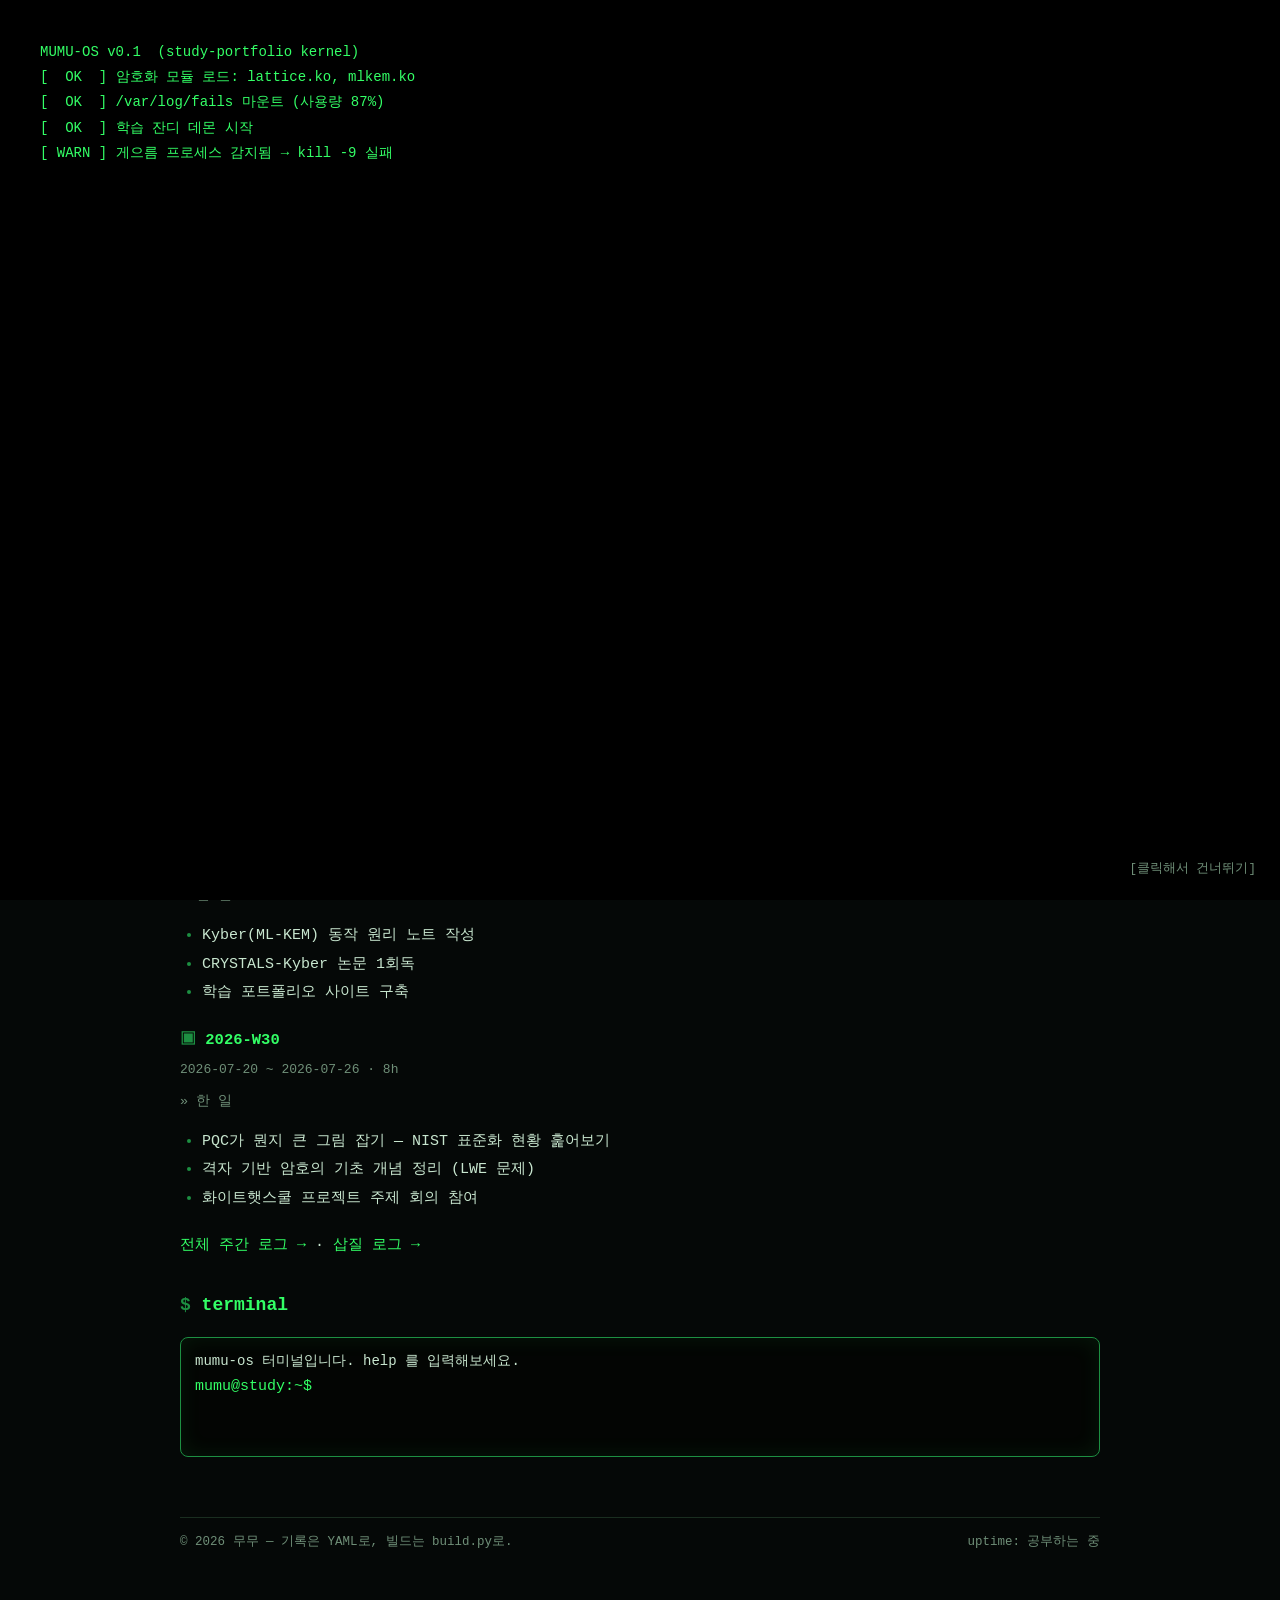
<file: docs/index.html>
<!DOCTYPE html>
<html lang="ko">
<head>
<meta charset="utf-8">
<meta name="viewport" content="width=device-width, initial-scale=1">
<title>~/ — 무무 study log</title>
<link rel="stylesheet" href="assets/style.css?v=842d469a">
</head>
<body>
<div id="boot"></div>
<div class="wrap">
<div class="titlebar">
  <span class="dot dot-r"></span><span class="dot dot-y"></span><span class="dot dot-g"></span>
  <span class="session">mumu@study: ~/</span>
</div>
<nav class="mainnav">
<a href="index.html" class="active">~/</a>
<a href="skills.html">skill-tree</a>
<a href="wiki/index.html">wiki/</a>
<a href="timeline.html">timeline</a>
<a href="logs.html">weekly.log</a>
<a href="fails.html">/var/log/fails</a>
<a href="me.html">~/.config/me</a>
<a href="about.html">whoami</a>
</nav>

<pre class="ascii"> __  __ _   _ __  __ _   _
|  \/  | | | |  \/  | | | |
| |\/| | | | | |\/| | | | |
| |  | | |_| | |  | | |_| |
|_|  |_|\___/|_|  |_|\___/  ── study log</pre>
<p class="subtitle">무의 학습 관제 센터 — 공부한 모든 것이 여기 기록됩니다.</p>

<div class="stats"><div class="stat"><div class="num">2</div><div class="lab">주간 로그</div></div><div class="stat"><div class="num">14</div><div class="lab">기록된 시간(h)</div></div><div class="stat"><div class="num">3</div><div class="lab">위키 노트</div></div><div class="stat"><div class="num">1</div><div class="lab">읽은 논문</div></div><div class="stat"><div class="num">1</div><div class="lab">삽질 기록</div></div></div>

<div class="panel"><p class="panel-title">학습 잔디</p><div class="heatmap"><div class="hm-cell" data-lv="0" data-tip="2026-W11: 기록 없음"></div><div class="hm-cell" data-lv="0" data-tip="2026-W12: 기록 없음"></div><div class="hm-cell" data-lv="0" data-tip="2026-W13: 기록 없음"></div><div class="hm-cell" data-lv="0" data-tip="2026-W14: 기록 없음"></div><div class="hm-cell" data-lv="0" data-tip="2026-W15: 기록 없음"></div><div class="hm-cell" data-lv="0" data-tip="2026-W16: 기록 없음"></div><div class="hm-cell" data-lv="0" data-tip="2026-W17: 기록 없음"></div><div class="hm-cell" data-lv="0" data-tip="2026-W18: 기록 없음"></div><div class="hm-cell" data-lv="0" data-tip="2026-W19: 기록 없음"></div><div class="hm-cell" data-lv="0" data-tip="2026-W20: 기록 없음"></div><div class="hm-cell" data-lv="0" data-tip="2026-W21: 기록 없음"></div><div class="hm-cell" data-lv="0" data-tip="2026-W22: 기록 없음"></div><div class="hm-cell" data-lv="0" data-tip="2026-W23: 기록 없음"></div><div class="hm-cell" data-lv="0" data-tip="2026-W24: 기록 없음"></div><div class="hm-cell" data-lv="0" data-tip="2026-W25: 기록 없음"></div><div class="hm-cell" data-lv="0" data-tip="2026-W26: 기록 없음"></div><div class="hm-cell" data-lv="0" data-tip="2026-W27: 기록 없음"></div><div class="hm-cell" data-lv="0" data-tip="2026-W28: 기록 없음"></div><div class="hm-cell" data-lv="0" data-tip="2026-W29: 기록 없음"></div><div class="hm-cell" data-lv="3" data-tip="2026-W30: 8h"></div><div class="hm-cell" data-lv="2" data-tip="2026-W31: 6h"></div><div class="hm-cell" data-lv="0" data-tip="2026-W32: 기록 없음"></div><div class="hm-cell" data-lv="0" data-tip="2026-W33: 기록 없음"></div><div class="hm-cell" data-lv="0" data-tip="2026-W34: 기록 없음"></div><div class="hm-cell" data-lv="0" data-tip="2026-W35: 기록 없음"></div><div class="hm-cell" data-lv="0" data-tip="2026-W36: 기록 없음"></div></div><div class="hm-legend">최근 26주 · 어두움=기록 없음 → 밝은 초록=8시간 이상 (잔디가 휑하다면, 그것도 데이터입니다)</div></div>

<div class="grid2">
  <div class="panel"><p class="panel-title">스킬 트리 진행률</p><div class="sk-progress"><span class="bar"></span><span class="bar-empty">░░░░░░░░░░</span> Cryptography — 0/7 해금</div><div class="sk-progress"><span class="bar"></span><span class="bar-empty">░░░░░░░░░░</span> Tools — 0/1 해금</div>
    <p><a href="skills.html">전체 트리 보기 →</a></p></div>
  <div class="panel"><p class="panel-title">진행 중인 프로젝트</p>
    <ul class="loglist"><li><span class="date">2026-07 ~ 진행 중</span>화이트햇스쿨 3기 프로젝트 (주제 확정 전) <span class="t-tag">active</span></li><li><span class="date">2026-07-29</span>study-portfolio (이 사이트) <span class="t-tag">active</span></li></ul>
    <p><a href="timeline.html">타임라인 보기 →</a></p></div>
</div>

<h2>최근 로그</h2>
<div class="week-entry"><h3>2026-W31</h3><div class="week-meta">2026-07-27 ~ 2026-08-02 · 6h</div><h4>한 일</h4><ul><li>Kyber(ML-KEM) 동작 원리 노트 작성</li><li>CRYSTALS-Kyber 논문 1회독</li><li>학습 포트폴리오 사이트 구축</li></ul></div><div class="week-entry"><h3>2026-W30</h3><div class="week-meta">2026-07-20 ~ 2026-07-26 · 8h</div><h4>한 일</h4><ul><li>PQC가 뭔지 큰 그림 잡기 — NIST 표준화 현황 훑어보기</li><li>격자 기반 암호의 기초 개념 정리 (LWE 문제)</li><li>화이트햇스쿨 프로젝트 주제 회의 참여</li></ul></div>
<p><a href="logs.html">전체 주간 로그 →</a> · <a href="fails.html">삽질 로그 →</a></p>

<h2>terminal</h2>
<div class="term">
  <pre class="term-out" id="term-out"></pre>
  <form class="term-line" id="term-form"><span class="ps1">mumu@study:~$</span>
    <input class="term-input" id="term-in" autocomplete="off" spellcheck="false" aria-label="terminal input"></form>
</div>

<footer>
  <span>© 2026 무무 — 기록은 YAML로, 빌드는 build.py로.</span>
  <span>uptime: 공부하는 중</span>
</footer>
</div>
<!-- 뭔가 숨겨져 있습니다. 메인 화면의 터미널에서 ls -la -->
<script src="assets/main.js?v=842d469a"></script>
</body>
</html>
</file>
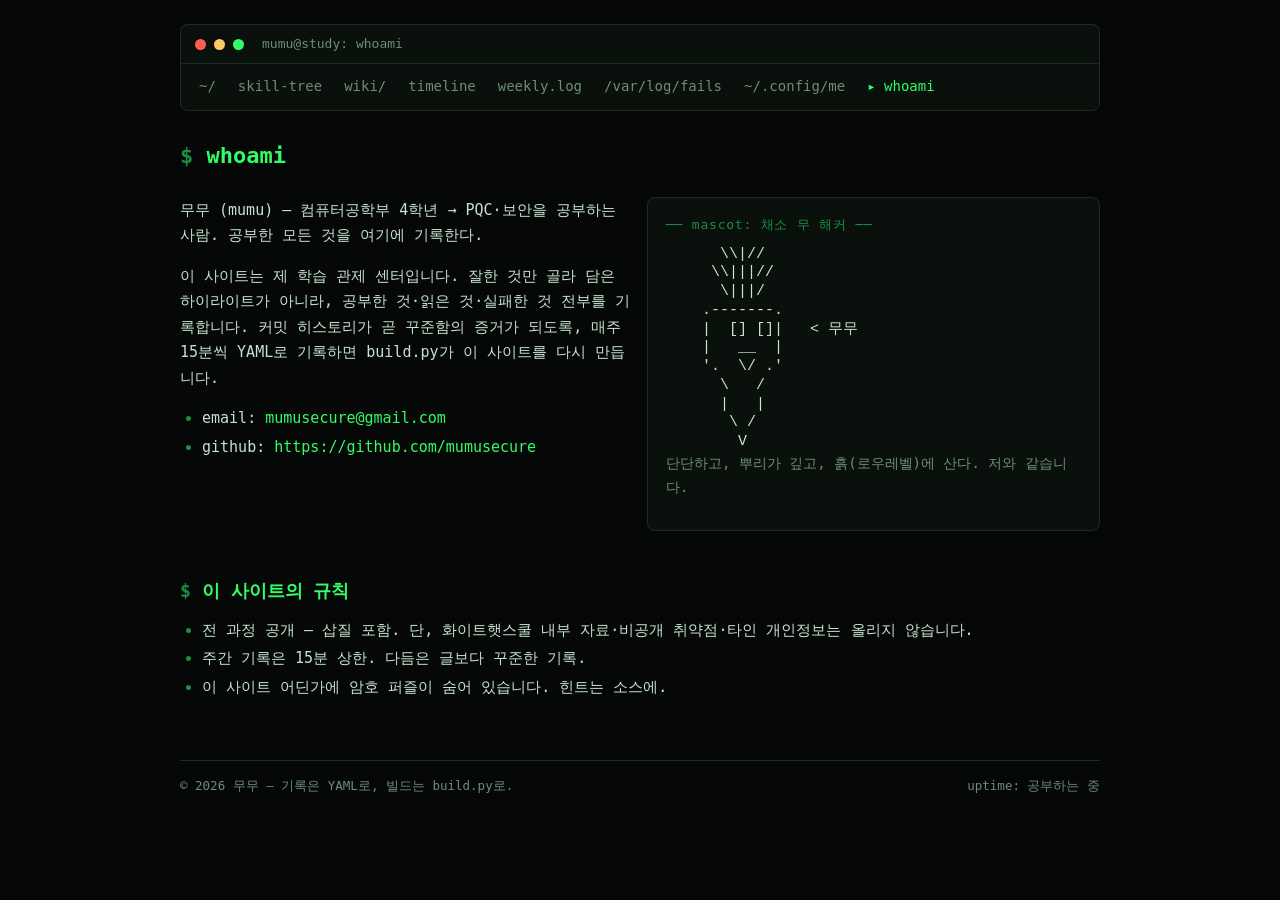
<file: docs/about.html>
<!DOCTYPE html>
<html lang="ko">
<head>
<meta charset="utf-8">
<meta name="viewport" content="width=device-width, initial-scale=1">
<title>whoami — 무무 study log</title>
<link rel="stylesheet" href="assets/style.css?v=842d469a">
</head>
<body>

<div class="wrap">
<div class="titlebar">
  <span class="dot dot-r"></span><span class="dot dot-y"></span><span class="dot dot-g"></span>
  <span class="session">mumu@study: whoami</span>
</div>
<nav class="mainnav">
<a href="index.html">~/</a>
<a href="skills.html">skill-tree</a>
<a href="wiki/index.html">wiki/</a>
<a href="timeline.html">timeline</a>
<a href="logs.html">weekly.log</a>
<a href="fails.html">/var/log/fails</a>
<a href="me.html">~/.config/me</a>
<a href="about.html" class="active">whoami</a>
</nav>
<h1 class="prompt">whoami</h1>
<div class="grid2">
<div>
<p>무무 (mumu) — 컴퓨터공학부 4학년 → PQC·보안을 공부하는 사람. 공부한 모든 것을 여기에 기록한다.</p>
<p>이 사이트는 제 학습 관제 센터입니다. 잘한 것만 골라 담은 하이라이트가 아니라,
공부한 것·읽은 것·실패한 것 전부를 기록합니다. 커밋 히스토리가 곧 꾸준함의 증거가
되도록, 매주 15분씩 YAML로 기록하면 <code>build.py</code>가 이 사이트를 다시 만듭니다.</p>
<ul><li>email: <a href="mailto:mumusecure@gmail.com">mumusecure@gmail.com</a></li><li>github: <a href="https://github.com/mumusecure">https://github.com/mumusecure</a></li></ul>
</div>
<div class="panel"><p class="panel-title">mascot: 채소 무 해커</p>
<pre class="ascii mascot">      \\|//
     \\|||//
      \|||/
    .-------.
    |  [] []|   &lt; 무무
    |   __  |
    '.  \/ .'
      \   /
      |   |
       \ /
        V</pre>
<p class="subtitle">단단하고, 뿌리가 깊고, 흙(로우레벨)에 산다. 저와 같습니다.</p>
</div>
</div>
<h2>이 사이트의 규칙</h2>
<ul>
<li>전 과정 공개 — 삽질 포함. 단, 화이트햇스쿨 내부 자료·비공개 취약점·타인 개인정보는 올리지 않습니다.</li>
<li>주간 기록은 15분 상한. 다듬은 글보다 꾸준한 기록.</li>
<li>이 사이트 어딘가에 암호 퍼즐이 숨어 있습니다. 힌트는 소스에.</li>
</ul>
<footer>
  <span>© 2026 무무 — 기록은 YAML로, 빌드는 build.py로.</span>
  <span>uptime: 공부하는 중</span>
</footer>
</div>
<!-- 뭔가 숨겨져 있습니다. 메인 화면의 터미널에서 ls -la -->
<script src="assets/main.js?v=842d469a"></script>
</body>
</html>
</file>
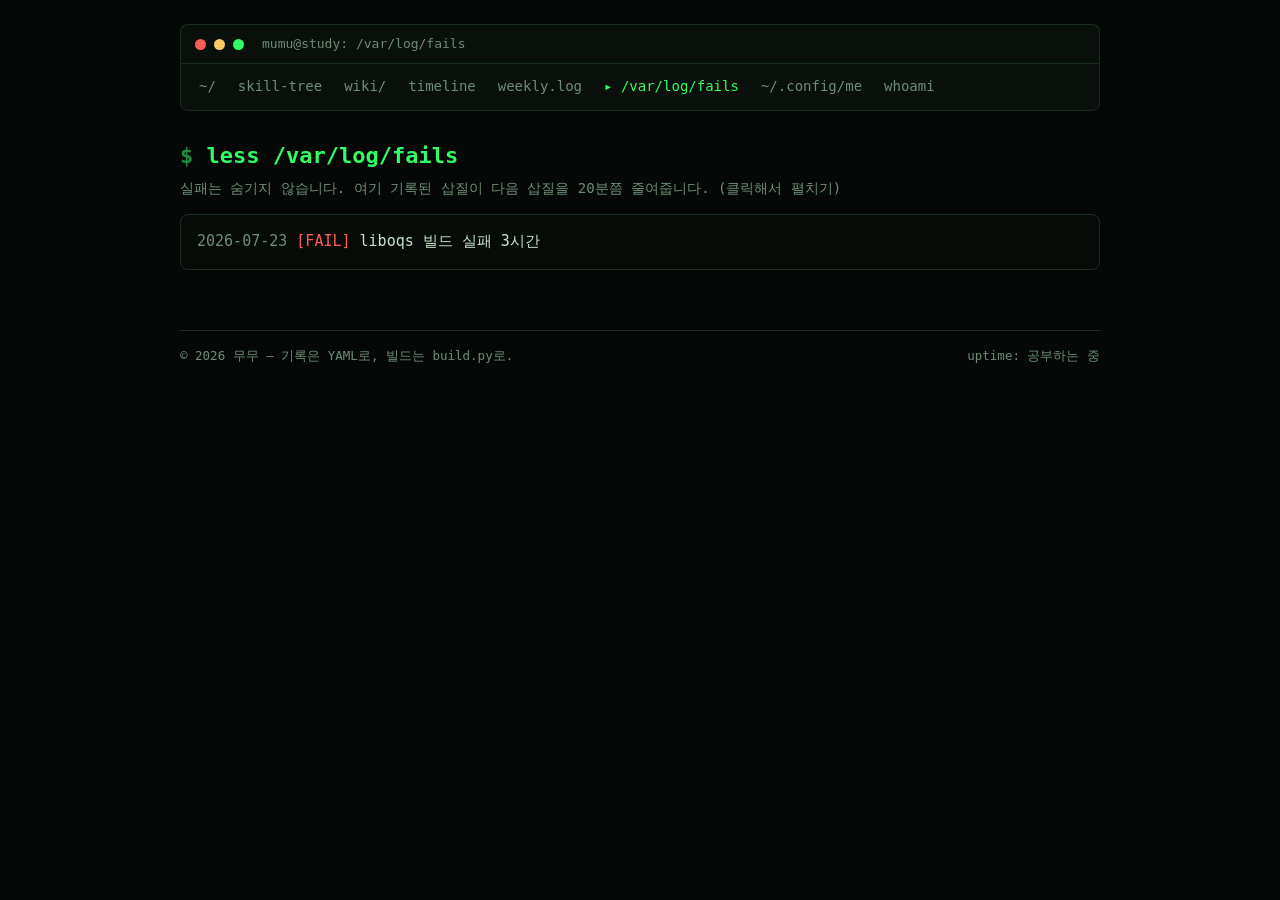
<file: docs/fails.html>
<!DOCTYPE html>
<html lang="ko">
<head>
<meta charset="utf-8">
<meta name="viewport" content="width=device-width, initial-scale=1">
<title>/var/log/fails — 무무 study log</title>
<link rel="stylesheet" href="assets/style.css?v=842d469a">
</head>
<body>

<div class="wrap">
<div class="titlebar">
  <span class="dot dot-r"></span><span class="dot dot-y"></span><span class="dot dot-g"></span>
  <span class="session">mumu@study: /var/log/fails</span>
</div>
<nav class="mainnav">
<a href="index.html">~/</a>
<a href="skills.html">skill-tree</a>
<a href="wiki/index.html">wiki/</a>
<a href="timeline.html">timeline</a>
<a href="logs.html">weekly.log</a>
<a href="fails.html" class="active">/var/log/fails</a>
<a href="me.html">~/.config/me</a>
<a href="about.html">whoami</a>
</nav>
<h1 class="prompt">less /var/log/fails</h1>
<p class="subtitle">실패는 숨기지 않습니다. 여기 기록된 삽질이 다음 삽질을 20분쯤 줄여줍니다. (클릭해서 펼치기)</p>
<div class="faillog"><details>
<summary><span class="ts">2026-07-23</span> <span class="lv">[FAIL]</span> liboqs 빌드 실패 3시간</summary>
<div class="body">
<p><b>시도:</b> PQC 알고리즘을 직접 돌려보려고 liboqs를 소스에서 빌드. cmake 옵션을 문서 안 읽고 복붙으로 때려넣음.
</p>
<p><b>원인:</b> OpenSSL 경로가 시스템 기본과 homebrew 것이 섞여서 링커가 서로 다른 버전을 집어감. 에러 메시지를 처음부터 읽었으면 10분짜리 문제였다.
</p>
<p><b>배운 것:</b> 빌드 에러는 첫 번째 에러부터 읽는다. 마지막 에러는 대부분 첫 에러의 연쇄 반응일 뿐이다. 그리고 cmake 옵션 복붙 전에 문서를 읽자.
</p>
</div>
</details></div>
<footer>
  <span>© 2026 무무 — 기록은 YAML로, 빌드는 build.py로.</span>
  <span>uptime: 공부하는 중</span>
</footer>
</div>
<!-- 뭔가 숨겨져 있습니다. 메인 화면의 터미널에서 ls -la -->
<script src="assets/main.js?v=842d469a"></script>
</body>
</html>
</file>
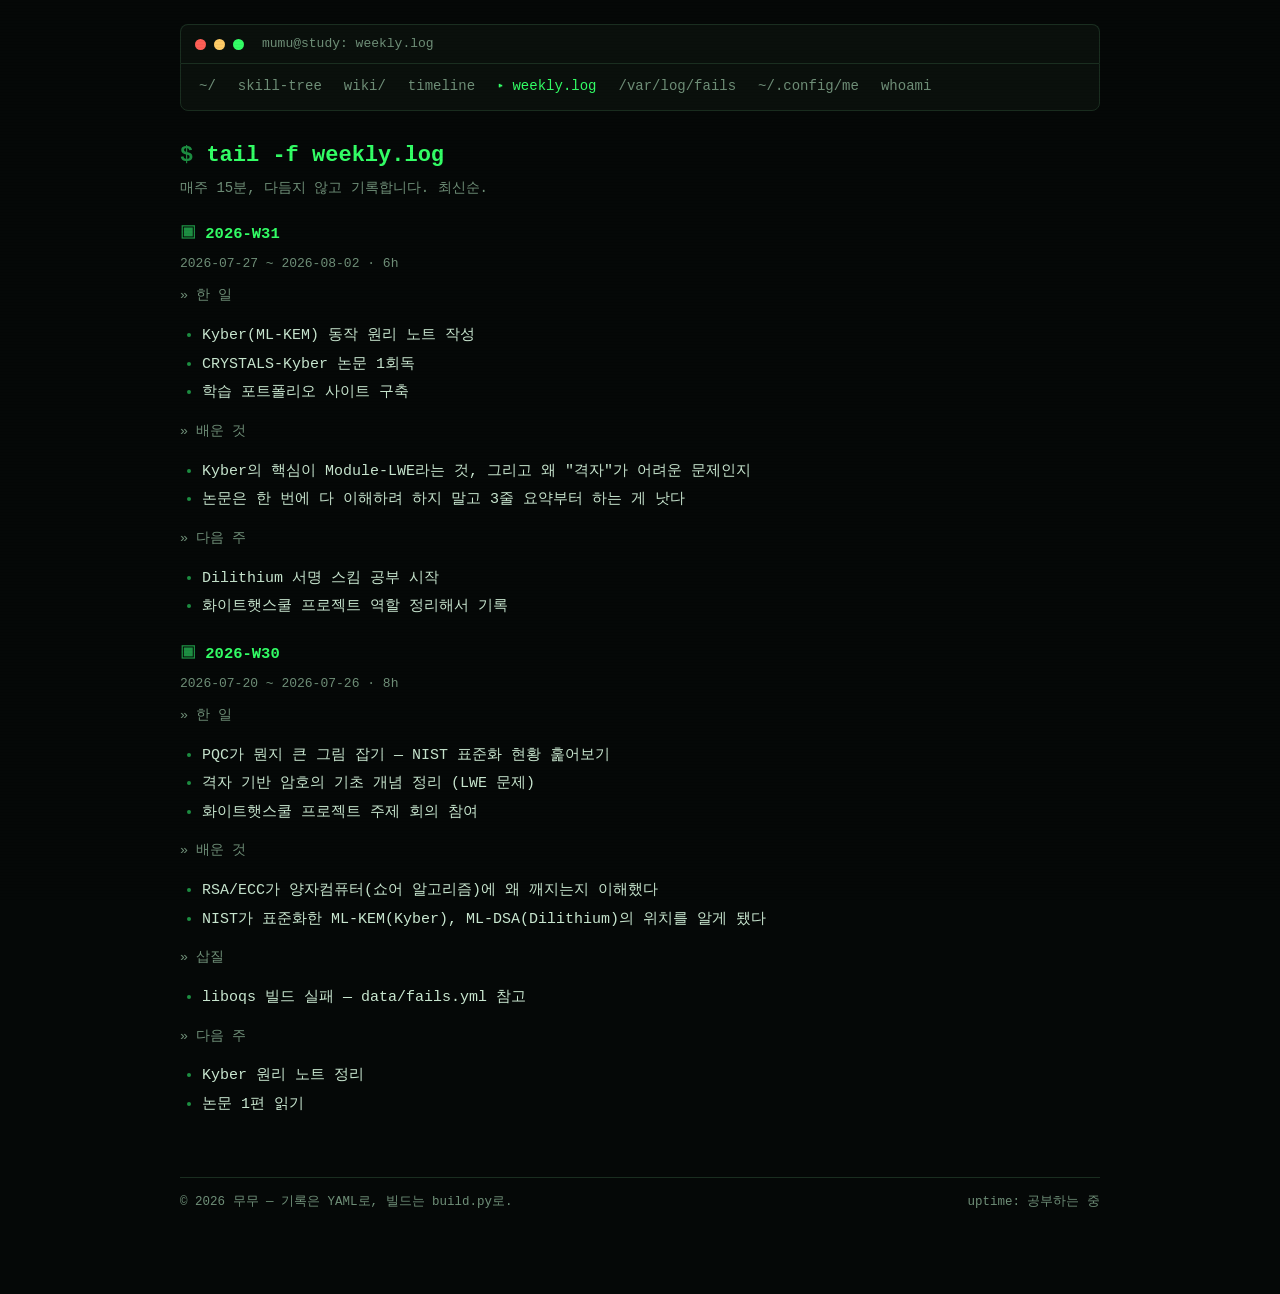
<file: docs/logs.html>
<!DOCTYPE html>
<html lang="ko">
<head>
<meta charset="utf-8">
<meta name="viewport" content="width=device-width, initial-scale=1">
<title>weekly.log — 무무 study log</title>
<link rel="stylesheet" href="assets/style.css?v=842d469a">
</head>
<body>

<div class="wrap">
<div class="titlebar">
  <span class="dot dot-r"></span><span class="dot dot-y"></span><span class="dot dot-g"></span>
  <span class="session">mumu@study: weekly.log</span>
</div>
<nav class="mainnav">
<a href="index.html">~/</a>
<a href="skills.html">skill-tree</a>
<a href="wiki/index.html">wiki/</a>
<a href="timeline.html">timeline</a>
<a href="logs.html" class="active">weekly.log</a>
<a href="fails.html">/var/log/fails</a>
<a href="me.html">~/.config/me</a>
<a href="about.html">whoami</a>
</nav>
<h1 class="prompt">tail -f weekly.log</h1>
<p class="subtitle">매주 15분, 다듬지 않고 기록합니다. 최신순.</p>
<div class="week-entry"><h3>2026-W31</h3><div class="week-meta">2026-07-27 ~ 2026-08-02 · 6h</div><h4>한 일</h4><ul><li>Kyber(ML-KEM) 동작 원리 노트 작성</li><li>CRYSTALS-Kyber 논문 1회독</li><li>학습 포트폴리오 사이트 구축</li></ul><h4>배운 것</h4><ul><li>Kyber의 핵심이 Module-LWE라는 것, 그리고 왜 "격자"가 어려운 문제인지</li><li>논문은 한 번에 다 이해하려 하지 말고 3줄 요약부터 하는 게 낫다</li></ul><h4>다음 주</h4><ul><li>Dilithium 서명 스킴 공부 시작</li><li>화이트햇스쿨 프로젝트 역할 정리해서 기록</li></ul></div><div class="week-entry"><h3>2026-W30</h3><div class="week-meta">2026-07-20 ~ 2026-07-26 · 8h</div><h4>한 일</h4><ul><li>PQC가 뭔지 큰 그림 잡기 — NIST 표준화 현황 훑어보기</li><li>격자 기반 암호의 기초 개념 정리 (LWE 문제)</li><li>화이트햇스쿨 프로젝트 주제 회의 참여</li></ul><h4>배운 것</h4><ul><li>RSA/ECC가 양자컴퓨터(쇼어 알고리즘)에 왜 깨지는지 이해했다</li><li>NIST가 표준화한 ML-KEM(Kyber), ML-DSA(Dilithium)의 위치를 알게 됐다</li></ul><h4>삽질</h4><ul><li>liboqs 빌드 실패 — data/fails.yml 참고</li></ul><h4>다음 주</h4><ul><li>Kyber 원리 노트 정리</li><li>논문 1편 읽기</li></ul></div>
<footer>
  <span>© 2026 무무 — 기록은 YAML로, 빌드는 build.py로.</span>
  <span>uptime: 공부하는 중</span>
</footer>
</div>
<!-- 뭔가 숨겨져 있습니다. 메인 화면의 터미널에서 ls -la -->
<script src="assets/main.js?v=842d469a"></script>
</body>
</html>
</file>
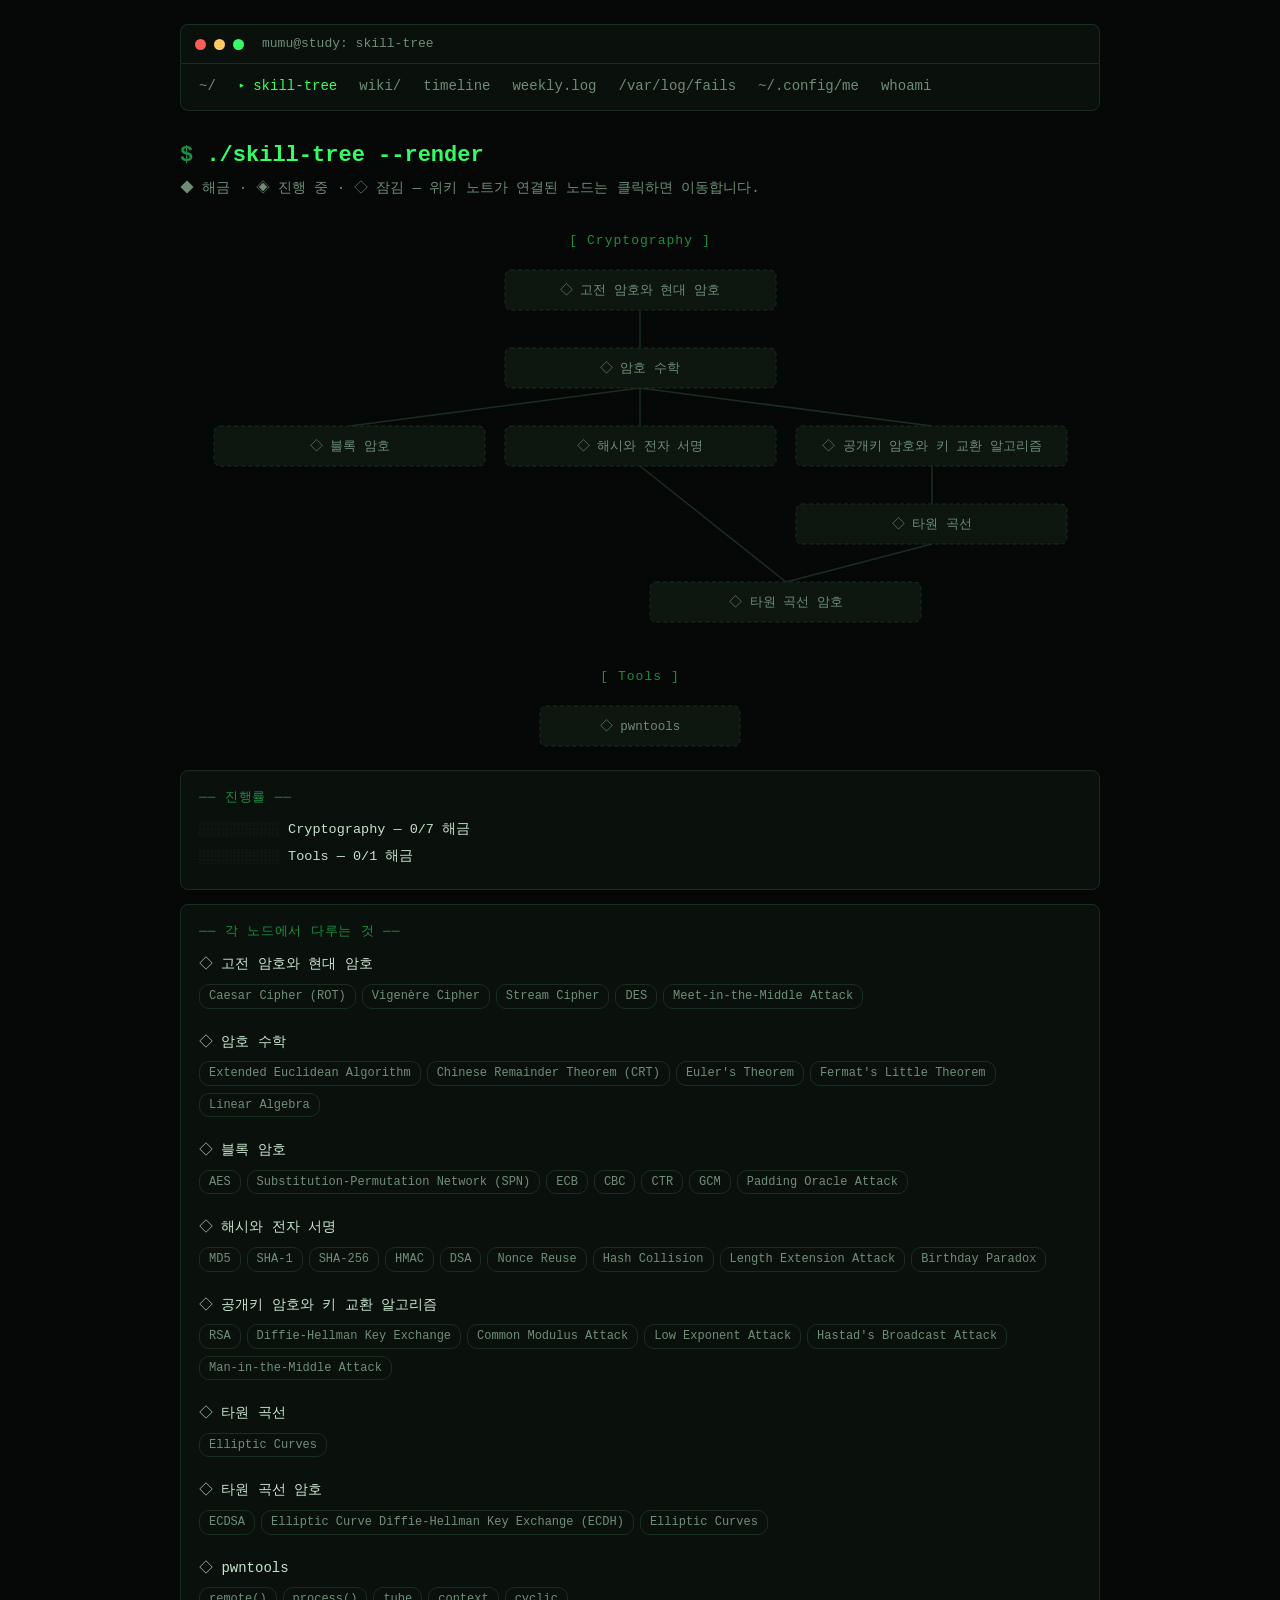
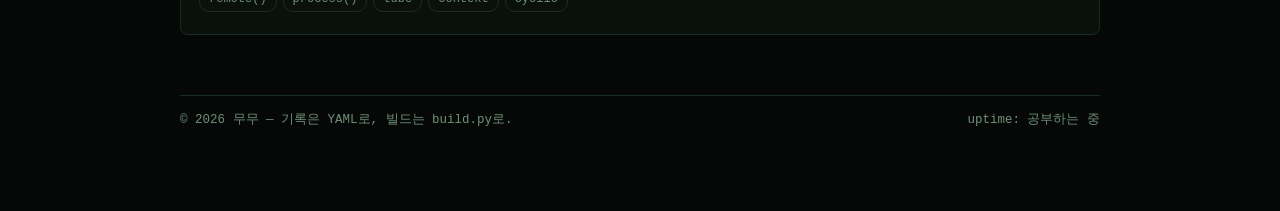
<file: docs/skills.html>
<!DOCTYPE html>
<html lang="ko">
<head>
<meta charset="utf-8">
<meta name="viewport" content="width=device-width, initial-scale=1">
<title>skill-tree — 무무 study log</title>
<link rel="stylesheet" href="assets/style.css?v=842d469a">
</head>
<body>

<div class="wrap">
<div class="titlebar">
  <span class="dot dot-r"></span><span class="dot dot-y"></span><span class="dot dot-g"></span>
  <span class="session">mumu@study: skill-tree</span>
</div>
<nav class="mainnav">
<a href="index.html">~/</a>
<a href="skills.html" class="active">skill-tree</a>
<a href="wiki/index.html">wiki/</a>
<a href="timeline.html">timeline</a>
<a href="logs.html">weekly.log</a>
<a href="fails.html">/var/log/fails</a>
<a href="me.html">~/.config/me</a>
<a href="about.html">whoami</a>
</nav>
<h1 class="prompt">./skill-tree --render</h1>
<p class="subtitle">◆ 해금 · ◈ 진행 중 · ◇ 잠김 — 위키 노트가 연결된 노드는 클릭하면 이동합니다.</p>
<div class="skilltree-svg"><svg viewBox="0 0 901 418" width="901" height="418" xmlns="http://www.w3.org/2000/svg" role="img" aria-label="Cryptography 스킬 트리"><text x="450" y="30" text-anchor="middle" class="sk-branch-label">[ Cryptography ]</text><line class="sk-edge" x1="450" y1="96" x2="450" y2="134"/><line class="sk-edge" x1="450" y1="174" x2="160" y2="212"/><line class="sk-edge" x1="450" y1="174" x2="450" y2="212"/><line class="sk-edge" x1="450" y1="174" x2="742" y2="212"/><line class="sk-edge" x1="742" y1="252" x2="742" y2="290"/><line class="sk-edge" x1="450" y1="252" x2="596" y2="368"/><line class="sk-edge" x1="742" y1="330" x2="596" y2="368"/><g class="sk-node locked"><rect x="315" y="56" width="271" height="40" rx="6"/><text x="450" y="80" text-anchor="middle">◇ 고전 암호와 현대 암호</text></g><g class="sk-node locked"><rect x="315" y="134" width="271" height="40" rx="6"/><text x="450" y="158" text-anchor="middle">◇ 암호 수학</text></g><g class="sk-node locked"><rect x="24" y="212" width="271" height="40" rx="6"/><text x="160" y="236" text-anchor="middle">◇ 블록 암호</text></g><g class="sk-node locked"><rect x="315" y="212" width="271" height="40" rx="6"/><text x="450" y="236" text-anchor="middle">◇ 해시와 전자 서명</text></g><g class="sk-node locked"><rect x="606" y="212" width="271" height="40" rx="6"/><text x="742" y="236" text-anchor="middle">◇ 공개키 암호와 키 교환 알고리즘</text></g><g class="sk-node locked"><rect x="606" y="290" width="271" height="40" rx="6"/><text x="742" y="314" text-anchor="middle">◇ 타원 곡선</text></g><g class="sk-node locked"><rect x="460" y="368" width="271" height="40" rx="6"/><text x="596" y="392" text-anchor="middle">◇ 타원 곡선 암호</text></g></svg><svg viewBox="0 0 248 106" width="248" height="106" xmlns="http://www.w3.org/2000/svg" role="img" aria-label="Tools 스킬 트리"><text x="124" y="30" text-anchor="middle" class="sk-branch-label">[ Tools ]</text><g class="sk-node locked"><rect x="24" y="56" width="200" height="40" rx="6"/><text x="124" y="80" text-anchor="middle">◇ pwntools</text></g></svg></div>
<div class="panel"><p class="panel-title">진행률</p><div class="sk-progress"><span class="bar"></span><span class="bar-empty">░░░░░░░░░░</span> Cryptography — 0/7 해금</div><div class="sk-progress"><span class="bar"></span><span class="bar-empty">░░░░░░░░░░</span> Tools — 0/1 해금</div></div>
<div class="panel"><p class="panel-title">각 노드에서 다루는 것</p><div class="sk-topics"><div class="sk-topics-head">◇ 고전 암호와 현대 암호</div><span class="tagchip">Caesar Cipher (ROT)</span><span class="tagchip">Vigenère Cipher</span><span class="tagchip">Stream Cipher</span><span class="tagchip">DES</span><span class="tagchip">Meet-in-the-Middle Attack</span></div><div class="sk-topics"><div class="sk-topics-head">◇ 암호 수학</div><span class="tagchip">Extended Euclidean Algorithm</span><span class="tagchip">Chinese Remainder Theorem (CRT)</span><span class="tagchip">Euler's Theorem</span><span class="tagchip">Fermat's Little Theorem</span><span class="tagchip">Linear Algebra</span></div><div class="sk-topics"><div class="sk-topics-head">◇ 블록 암호</div><span class="tagchip">AES</span><span class="tagchip">Substitution-Permutation Network (SPN)</span><span class="tagchip">ECB</span><span class="tagchip">CBC</span><span class="tagchip">CTR</span><span class="tagchip">GCM</span><span class="tagchip">Padding Oracle Attack</span></div><div class="sk-topics"><div class="sk-topics-head">◇ 해시와 전자 서명</div><span class="tagchip">MD5</span><span class="tagchip">SHA-1</span><span class="tagchip">SHA-256</span><span class="tagchip">HMAC</span><span class="tagchip">DSA</span><span class="tagchip">Nonce Reuse</span><span class="tagchip">Hash Collision</span><span class="tagchip">Length Extension Attack</span><span class="tagchip">Birthday Paradox</span></div><div class="sk-topics"><div class="sk-topics-head">◇ 공개키 암호와 키 교환 알고리즘</div><span class="tagchip">RSA</span><span class="tagchip">Diffie-Hellman Key Exchange</span><span class="tagchip">Common Modulus Attack</span><span class="tagchip">Low Exponent Attack</span><span class="tagchip">Hastad's Broadcast Attack</span><span class="tagchip">Man-in-the-Middle Attack</span></div><div class="sk-topics"><div class="sk-topics-head">◇ 타원 곡선</div><span class="tagchip">Elliptic Curves</span></div><div class="sk-topics"><div class="sk-topics-head">◇ 타원 곡선 암호</div><span class="tagchip">ECDSA</span><span class="tagchip">Elliptic Curve Diffie-Hellman Key Exchange (ECDH)</span><span class="tagchip">Elliptic Curves</span></div><div class="sk-topics"><div class="sk-topics-head">◇ pwntools</div><span class="tagchip">remote()</span><span class="tagchip">process()</span><span class="tagchip">tube</span><span class="tagchip">context</span><span class="tagchip">cyclic</span></div></div>
<footer>
  <span>© 2026 무무 — 기록은 YAML로, 빌드는 build.py로.</span>
  <span>uptime: 공부하는 중</span>
</footer>
</div>
<!-- 뭔가 숨겨져 있습니다. 메인 화면의 터미널에서 ls -la -->
<script src="assets/main.js?v=842d469a"></script>
</body>
</html>
</file>
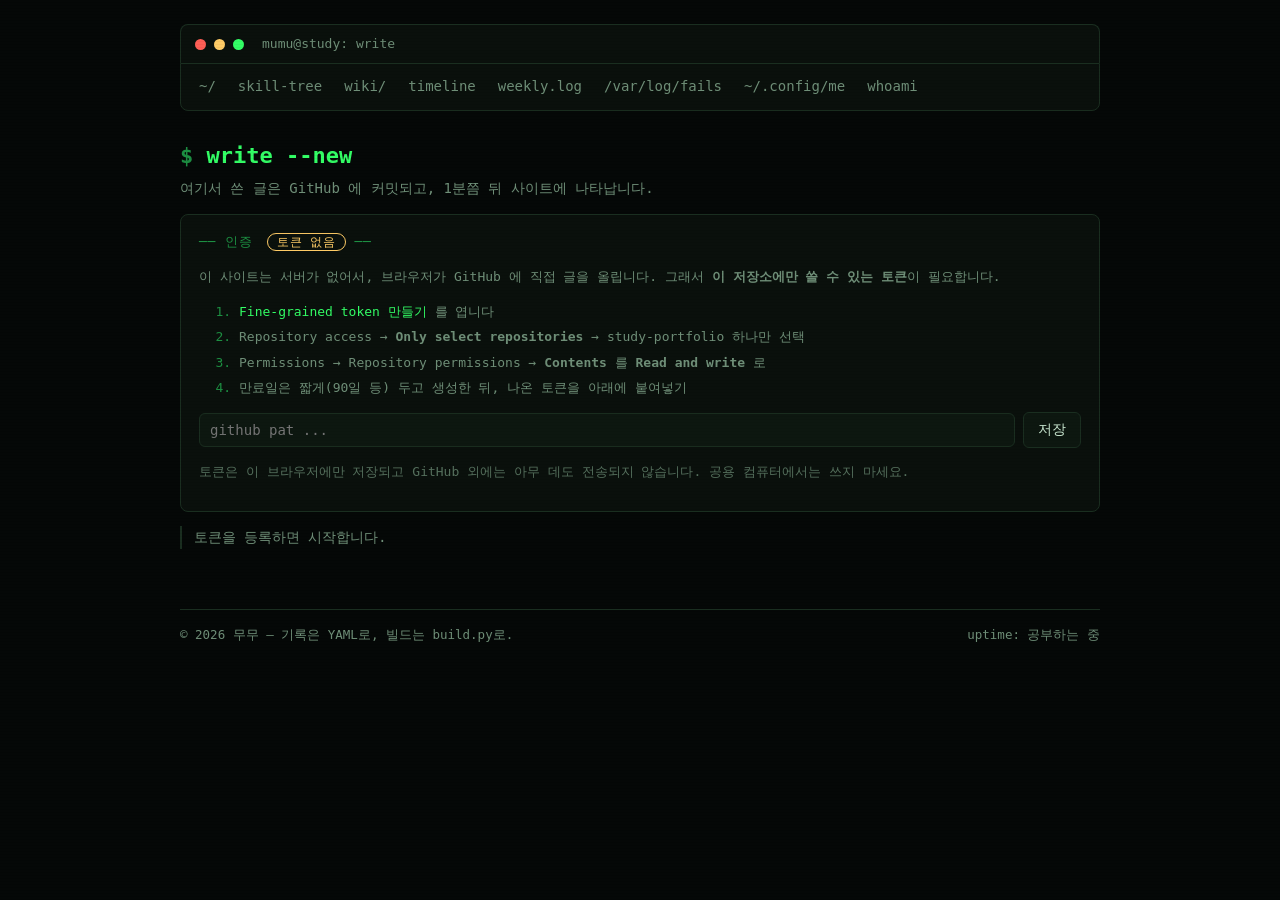
<file: docs/write.html>
<!DOCTYPE html>
<html lang="ko">
<head>
<meta charset="utf-8">
<meta name="viewport" content="width=device-width, initial-scale=1">
<title>write — 무무 study log</title>
<link rel="stylesheet" href="assets/style.css?v=842d469a">
</head>
<body>
<script>window.WRITE_CFG={owner:"mumusecure",repo:"study-portfolio",branch:"main",dir:"data/notes",site:"https://mumusecure.github.io/study-portfolio/"};</script><script src="assets/write.js?v=842d469a"></script>
<div class="wrap">
<div class="titlebar">
  <span class="dot dot-r"></span><span class="dot dot-y"></span><span class="dot dot-g"></span>
  <span class="session">mumu@study: write</span>
</div>
<nav class="mainnav">
<a href="index.html">~/</a>
<a href="skills.html">skill-tree</a>
<a href="wiki/index.html">wiki/</a>
<a href="timeline.html">timeline</a>
<a href="logs.html">weekly.log</a>
<a href="fails.html">/var/log/fails</a>
<a href="me.html">~/.config/me</a>
<a href="about.html">whoami</a>
</nav>
<h1 class="prompt">write --new</h1>
<p class="subtitle">여기서 쓴 글은 GitHub 에 커밋되고, 1분쯤 뒤 사이트에 나타납니다.</p>

<div class="panel">
  <p class="panel-title">인증 <span id="w-token-state" class="w-badge warn">토큰 없음</span></p>
  <div id="w-token-panel">
    <p class="w-help">이 사이트는 서버가 없어서, 브라우저가 GitHub 에 직접 글을 올립니다.
    그래서 <b>이 저장소에만 쓸 수 있는 토큰</b>이 필요합니다.</p>
    <ol class="w-help">
      <li><a href="https://github.com/settings/personal-access-tokens/new" target="_blank" rel="noopener">
        Fine-grained token 만들기</a> 를 엽니다</li>
      <li>Repository access → <b>Only select repositories</b> → <code>study-portfolio</code> 하나만 선택</li>
      <li>Permissions → Repository permissions → <b>Contents</b> 를 <b>Read and write</b> 로</li>
      <li>만료일은 짧게(90일 등) 두고 생성한 뒤, 나온 토큰을 아래에 붙여넣기</li>
    </ol>
    <div class="w-row">
      <input id="w-token" type="password" class="w-input" placeholder="github_pat_..." autocomplete="off">
      <button id="w-save-token" class="w-btn">저장</button>
    </div>
    <p class="w-help dim">토큰은 이 브라우저에만 저장되고 GitHub 외에는 아무 데도 전송되지 않습니다.
    공용 컴퓨터에서는 쓰지 마세요.</p>
  </div>
  <button id="w-forget" class="w-btn ghost" hidden>토큰 지우기</button>
</div>

<div id="w-editor" hidden>
  <div class="w-row">
    <select id="w-list" class="w-input"><option value="">— 새 글 쓰기 —</option></select>
    <button id="w-template" class="w-btn ghost">템플릿 넣기</button>
  </div>
  <div class="w-row">
    <span class="w-label">파일 이름</span>
    <input id="w-name" class="w-input" placeholder="격자 기반 암호" autocomplete="off">
    <span class="w-label dim">.md</span>
  </div>
  <textarea id="w-body" class="w-body" spellcheck="false"
    placeholder="여기에 본문을 씁니다. 형식은 없어도 됩니다.&#10;&#10;제목은 파일 이름에서, 날짜는 자동으로 채워집니다."></textarea>
  <div class="w-row">
    <button id="w-publish" class="w-btn primary">발행 (⌘+Enter)</button>
    <button id="w-delete" class="w-btn danger">삭제</button>
  </div>
</div>

<p id="w-status" class="w-status">토큰을 등록하면 시작합니다.</p>
<footer>
  <span>© 2026 무무 — 기록은 YAML로, 빌드는 build.py로.</span>
  <span>uptime: 공부하는 중</span>
</footer>
</div>
<!-- 뭔가 숨겨져 있습니다. 메인 화면의 터미널에서 ls -la -->
<script src="assets/main.js?v=842d469a"></script>
</body>
</html>
</file>
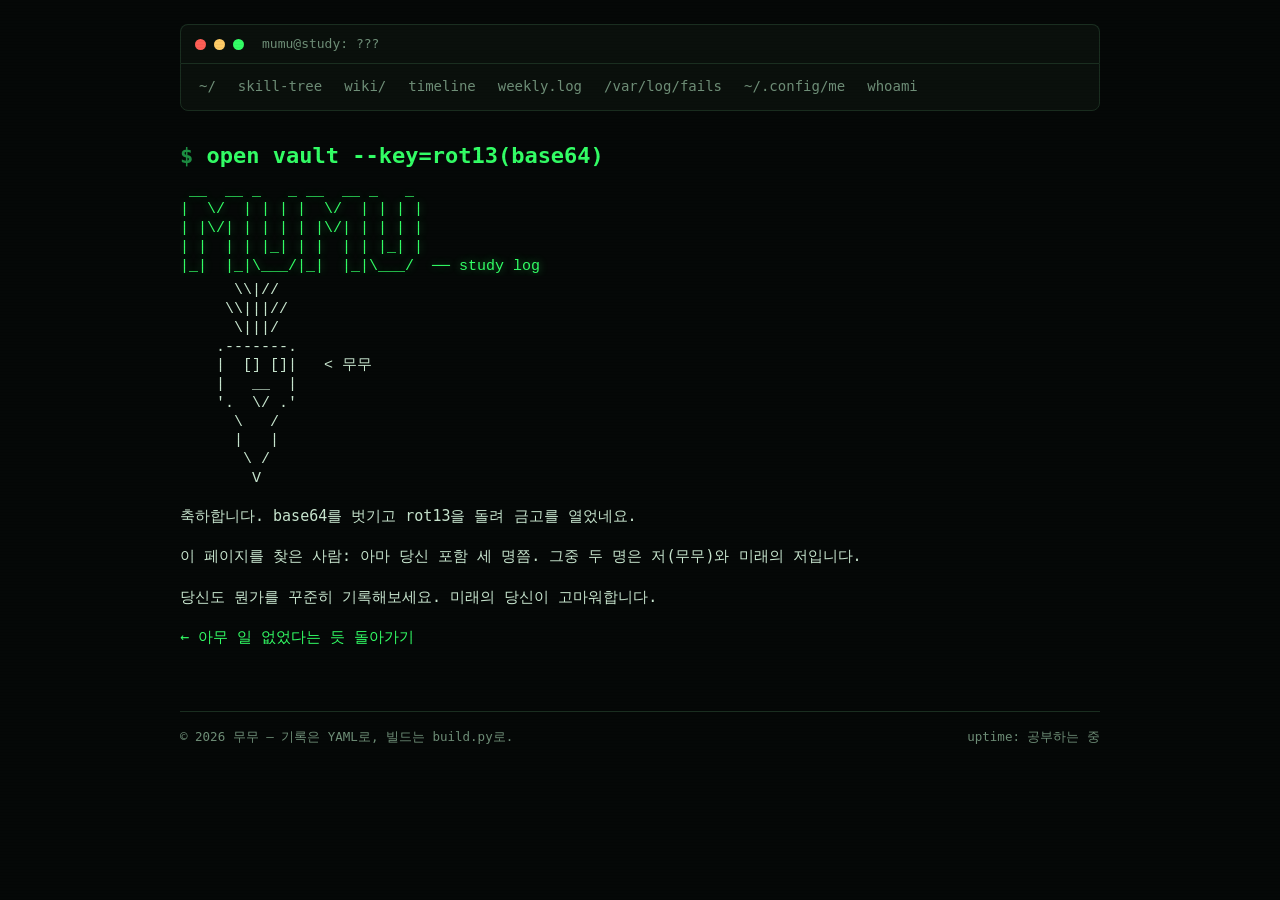
<file: docs/secret/vault.html>
<!DOCTYPE html>
<html lang="ko">
<head>
<meta charset="utf-8">
<meta name="viewport" content="width=device-width, initial-scale=1">
<title>??? — 무무 study log</title>
<link rel="stylesheet" href="../assets/style.css?v=842d469a">
</head>
<body>

<div class="wrap">
<div class="titlebar">
  <span class="dot dot-r"></span><span class="dot dot-y"></span><span class="dot dot-g"></span>
  <span class="session">mumu@study: ???</span>
</div>
<nav class="mainnav">
<a href="../index.html">~/</a>
<a href="../skills.html">skill-tree</a>
<a href="../wiki/index.html">wiki/</a>
<a href="../timeline.html">timeline</a>
<a href="../logs.html">weekly.log</a>
<a href="../fails.html">/var/log/fails</a>
<a href="../me.html">~/.config/me</a>
<a href="../about.html">whoami</a>
</nav>
<h1 class="prompt">open vault --key=rot13(base64)</h1>
<pre class="ascii"> __  __ _   _ __  __ _   _
|  \/  | | | |  \/  | | | |
| |\/| | | | | |\/| | | | |
| |  | | |_| | |  | | |_| |
|_|  |_|\___/|_|  |_|\___/  ── study log</pre>
<pre class="ascii mascot">      \\|//
     \\|||//
      \|||/
    .-------.
    |  [] []|   &lt; 무무
    |   __  |
    '.  \/ .'
      \   /
      |   |
       \ /
        V</pre>
<p>축하합니다. base64를 벗기고 rot13을 돌려 금고를 열었네요.</p>
<p>이 페이지를 찾은 사람: 아마 당신 포함 세 명쯤. 그중 두 명은 저(무무)와 미래의 저입니다.</p>
<p>당신도 뭔가를 꾸준히 기록해보세요. 미래의 당신이 고마워합니다.</p>
<p><a href="../index.html">← 아무 일 없었다는 듯 돌아가기</a></p>
<footer>
  <span>© 2026 무무 — 기록은 YAML로, 빌드는 build.py로.</span>
  <span>uptime: 공부하는 중</span>
</footer>
</div>
<!-- 뭔가 숨겨져 있습니다. 메인 화면의 터미널에서 ls -la -->
<script src="../assets/main.js?v=842d469a"></script>
</body>
</html>
</file>
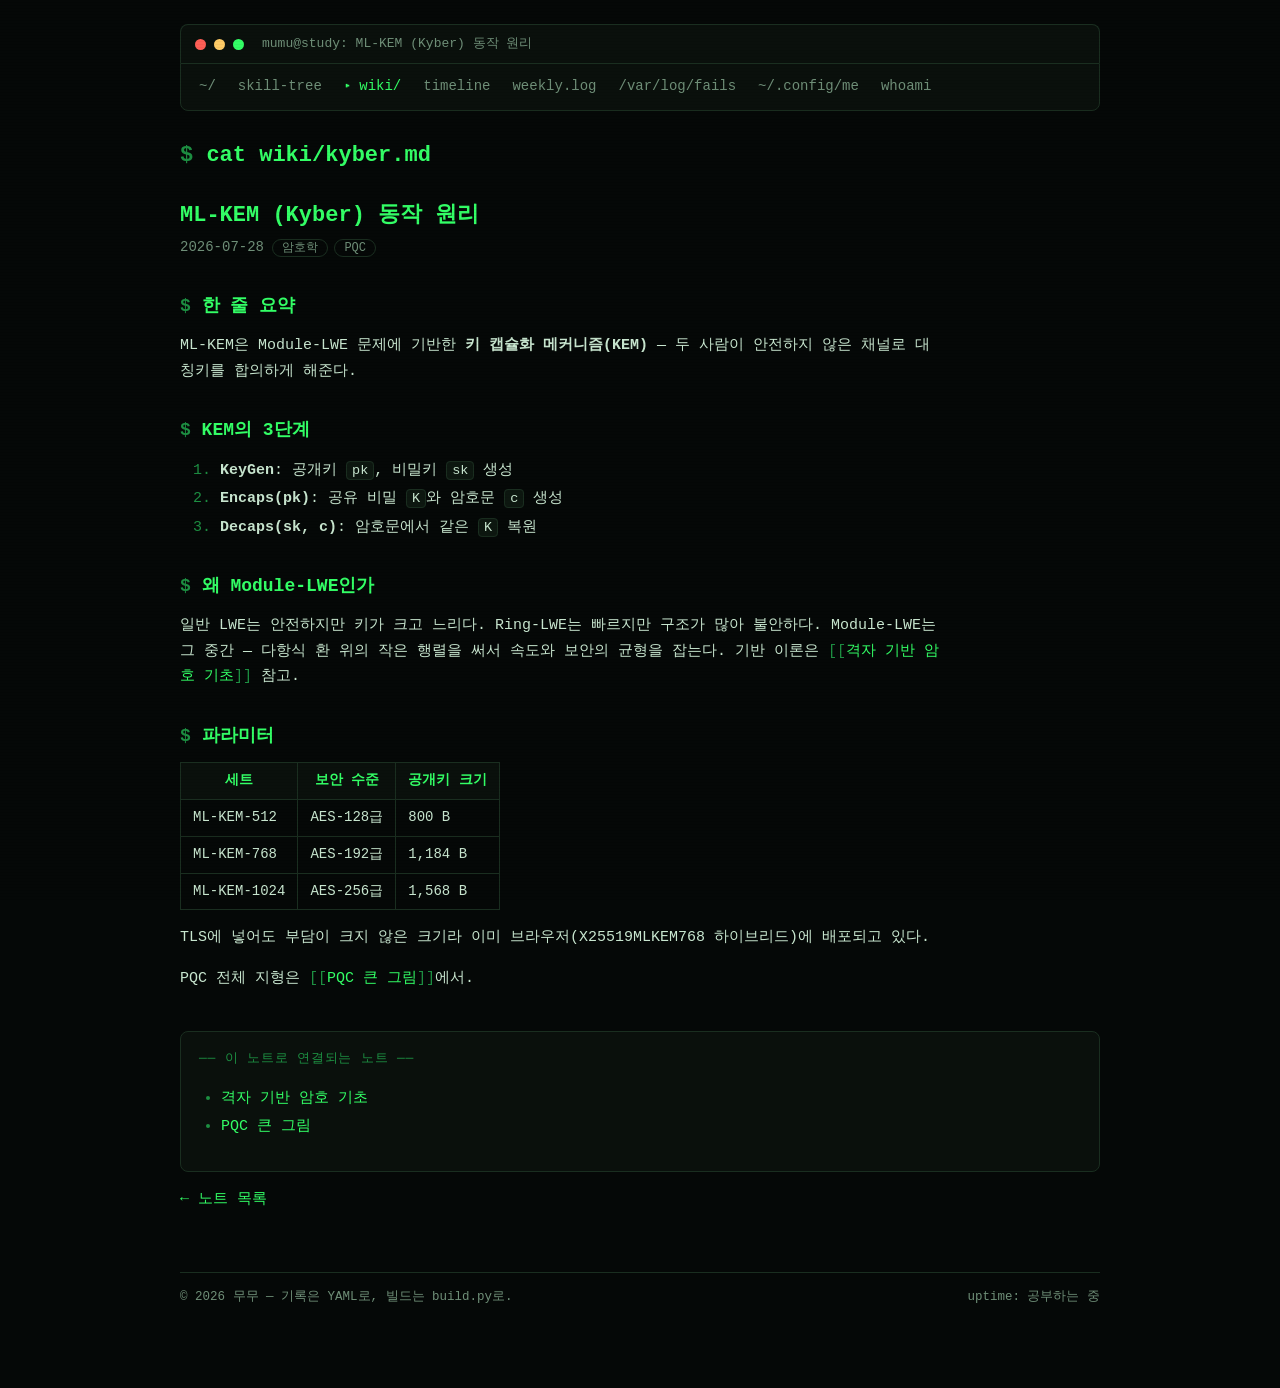
<file: docs/wiki/kyber.html>
<!DOCTYPE html>
<html lang="ko">
<head>
<meta charset="utf-8">
<meta name="viewport" content="width=device-width, initial-scale=1">
<title>ML-KEM (Kyber) 동작 원리 — 무무 study log</title>
<link rel="stylesheet" href="../assets/style.css?v=842d469a">
</head>
<body>

<div class="wrap">
<div class="titlebar">
  <span class="dot dot-r"></span><span class="dot dot-y"></span><span class="dot dot-g"></span>
  <span class="session">mumu@study: ML-KEM (Kyber) 동작 원리</span>
</div>
<nav class="mainnav">
<a href="../index.html">~/</a>
<a href="../skills.html">skill-tree</a>
<a href="../wiki/index.html" class="active">wiki/</a>
<a href="../timeline.html">timeline</a>
<a href="../logs.html">weekly.log</a>
<a href="../fails.html">/var/log/fails</a>
<a href="../me.html">~/.config/me</a>
<a href="../about.html">whoami</a>
</nav>
<h1 class="prompt">cat wiki/kyber.md</h1>
<h1>ML-KEM (Kyber) 동작 원리</h1>
<p class="subtitle">2026-07-28 <span class="tagchip">암호학</span><span class="tagchip">PQC</span></p>
<div class="wiki-body"><h2 id="한-줄-요약">한 줄 요약</h2>
<p>ML-KEM은 Module-LWE 문제에 기반한 <strong>키 캡슐화 메커니즘(KEM)</strong> — 두 사람이 안전하지 않은 채널로 대칭키를 합의하게 해준다.</p>
<h2 id="kem의-3단계">KEM의 3단계</h2>
<ol>
<li><strong>KeyGen</strong>: 공개키 <code>pk</code>, 비밀키 <code>sk</code> 생성</li>
<li><strong>Encaps(pk)</strong>: 공유 비밀 <code>K</code>와 암호문 <code>c</code> 생성</li>
<li><strong>Decaps(sk, c)</strong>: 암호문에서 같은 <code>K</code> 복원</li>
</ol>
<h2 id="왜-module-lwe인가">왜 Module-LWE인가</h2>
<p>일반 LWE는 안전하지만 키가 크고 느리다. Ring-LWE는 빠르지만 구조가 많아 불안하다. Module-LWE는 그 중간 — 다항식 환 위의 작은 행렬을 써서 속도와 보안의 균형을 잡는다. 기반 이론은 <a class="wikilink" href="lattice-basics.html">격자 기반 암호 기초</a> 참고.</p>
<h2 id="파라미터">파라미터</h2>
<table>
<thead>
<tr>
<th>세트</th>
<th>보안 수준</th>
<th>공개키 크기</th>
</tr>
</thead>
<tbody>
<tr>
<td>ML-KEM-512</td>
<td>AES-128급</td>
<td>800 B</td>
</tr>
<tr>
<td>ML-KEM-768</td>
<td>AES-192급</td>
<td>1,184 B</td>
</tr>
<tr>
<td>ML-KEM-1024</td>
<td>AES-256급</td>
<td>1,568 B</td>
</tr>
</tbody>
</table>
<p>TLS에 넣어도 부담이 크지 않은 크기라 이미 브라우저(X25519MLKEM768 하이브리드)에 배포되고 있다.</p>
<p>PQC 전체 지형은 <a class="wikilink" href="pqc-overview.html">PQC 큰 그림</a>에서.</p></div>
<div class="backlinks panel"><p class="panel-title">이 노트로 연결되는 노트</p><ul><li><a href="lattice-basics.html">격자 기반 암호 기초</a></li><li><a href="pqc-overview.html">PQC 큰 그림</a></li></ul></div>
<p><a href="index.html">← 노트 목록</a></p>
<footer>
  <span>© 2026 무무 — 기록은 YAML로, 빌드는 build.py로.</span>
  <span>uptime: 공부하는 중</span>
</footer>
</div>
<!-- 뭔가 숨겨져 있습니다. 메인 화면의 터미널에서 ls -la -->
<script src="../assets/main.js?v=842d469a"></script>
</body>
</html>
</file>
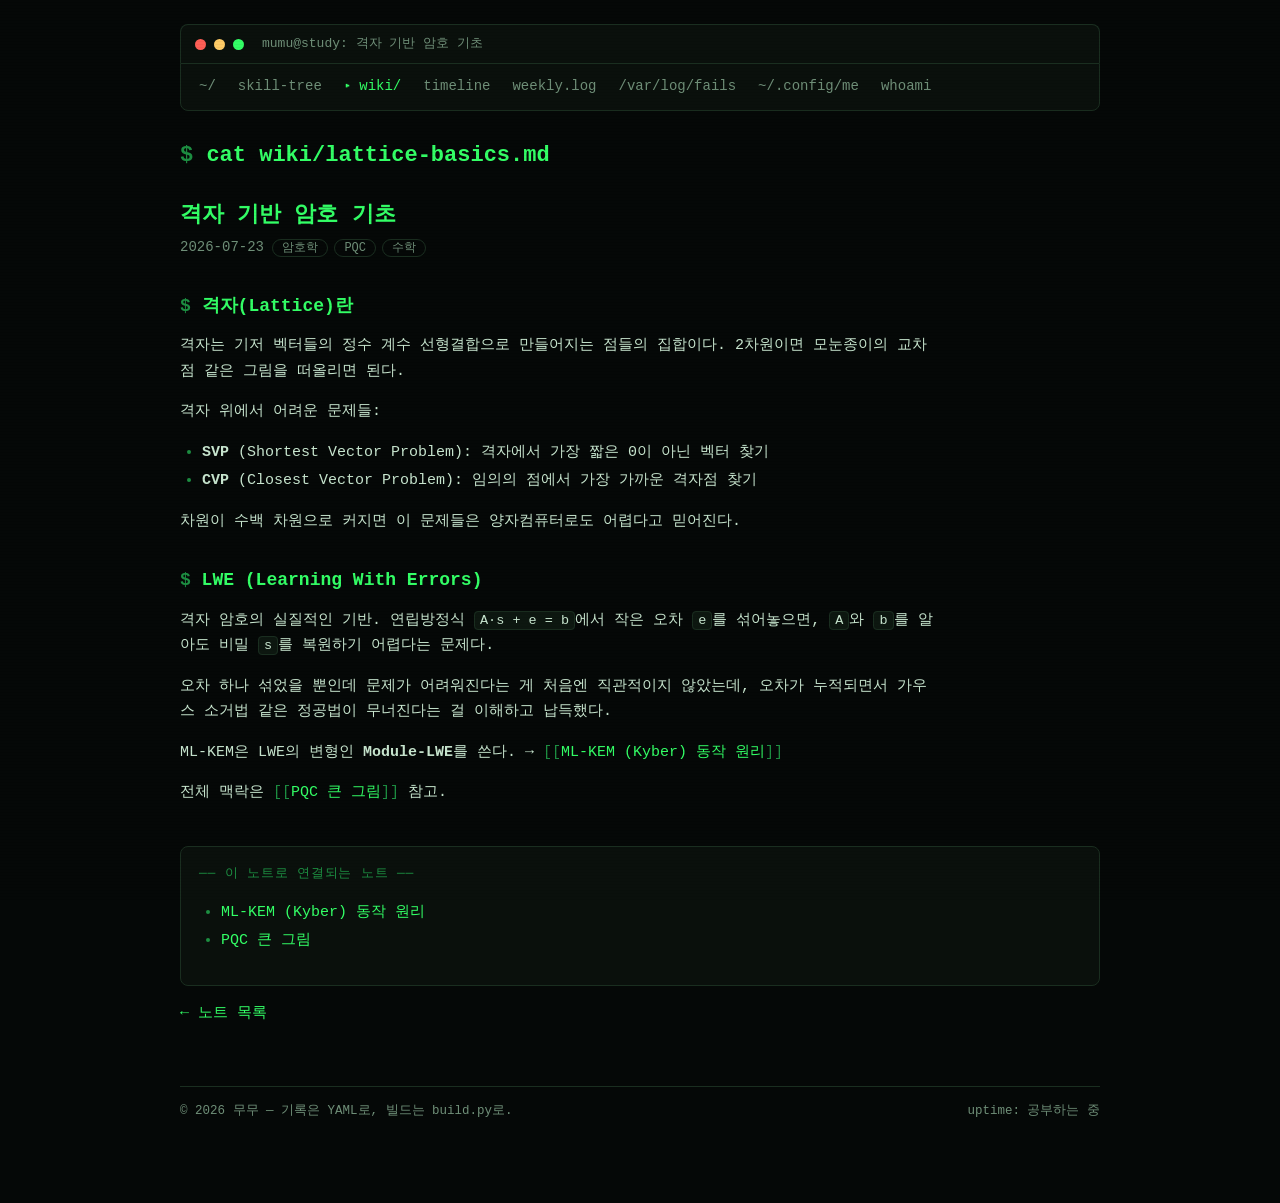
<file: docs/wiki/lattice-basics.html>
<!DOCTYPE html>
<html lang="ko">
<head>
<meta charset="utf-8">
<meta name="viewport" content="width=device-width, initial-scale=1">
<title>격자 기반 암호 기초 — 무무 study log</title>
<link rel="stylesheet" href="../assets/style.css?v=842d469a">
</head>
<body>

<div class="wrap">
<div class="titlebar">
  <span class="dot dot-r"></span><span class="dot dot-y"></span><span class="dot dot-g"></span>
  <span class="session">mumu@study: 격자 기반 암호 기초</span>
</div>
<nav class="mainnav">
<a href="../index.html">~/</a>
<a href="../skills.html">skill-tree</a>
<a href="../wiki/index.html" class="active">wiki/</a>
<a href="../timeline.html">timeline</a>
<a href="../logs.html">weekly.log</a>
<a href="../fails.html">/var/log/fails</a>
<a href="../me.html">~/.config/me</a>
<a href="../about.html">whoami</a>
</nav>
<h1 class="prompt">cat wiki/lattice-basics.md</h1>
<h1>격자 기반 암호 기초</h1>
<p class="subtitle">2026-07-23 <span class="tagchip">암호학</span><span class="tagchip">PQC</span><span class="tagchip">수학</span></p>
<div class="wiki-body"><h2 id="격자lattice란">격자(Lattice)란</h2>
<p>격자는 기저 벡터들의 정수 계수 선형결합으로 만들어지는 점들의 집합이다. 2차원이면 모눈종이의 교차점 같은 그림을 떠올리면 된다.</p>
<p>격자 위에서 어려운 문제들:</p>
<ul>
<li><strong>SVP</strong> (Shortest Vector Problem): 격자에서 가장 짧은 0이 아닌 벡터 찾기</li>
<li><strong>CVP</strong> (Closest Vector Problem): 임의의 점에서 가장 가까운 격자점 찾기</li>
</ul>
<p>차원이 수백 차원으로 커지면 이 문제들은 양자컴퓨터로도 어렵다고 믿어진다.</p>
<h2 id="lwe-learning-with-errors">LWE (Learning With Errors)</h2>
<p>격자 암호의 실질적인 기반. 연립방정식 <code>A·s + e = b</code>에서 작은 오차 <code>e</code>를 섞어놓으면, <code>A</code>와 <code>b</code>를 알아도 비밀 <code>s</code>를 복원하기 어렵다는 문제다.</p>
<p>오차 하나 섞었을 뿐인데 문제가 어려워진다는 게 처음엔 직관적이지 않았는데, 오차가 누적되면서 가우스 소거법 같은 정공법이 무너진다는 걸 이해하고 납득했다.</p>
<p>ML-KEM은 LWE의 변형인 <strong>Module-LWE</strong>를 쓴다. → <a class="wikilink" href="kyber.html">ML-KEM (Kyber) 동작 원리</a></p>
<p>전체 맥락은 <a class="wikilink" href="pqc-overview.html">PQC 큰 그림</a> 참고.</p></div>
<div class="backlinks panel"><p class="panel-title">이 노트로 연결되는 노트</p><ul><li><a href="kyber.html">ML-KEM (Kyber) 동작 원리</a></li><li><a href="pqc-overview.html">PQC 큰 그림</a></li></ul></div>
<p><a href="index.html">← 노트 목록</a></p>
<footer>
  <span>© 2026 무무 — 기록은 YAML로, 빌드는 build.py로.</span>
  <span>uptime: 공부하는 중</span>
</footer>
</div>
<!-- 뭔가 숨겨져 있습니다. 메인 화면의 터미널에서 ls -la -->
<script src="../assets/main.js?v=842d469a"></script>
</body>
</html>
</file>
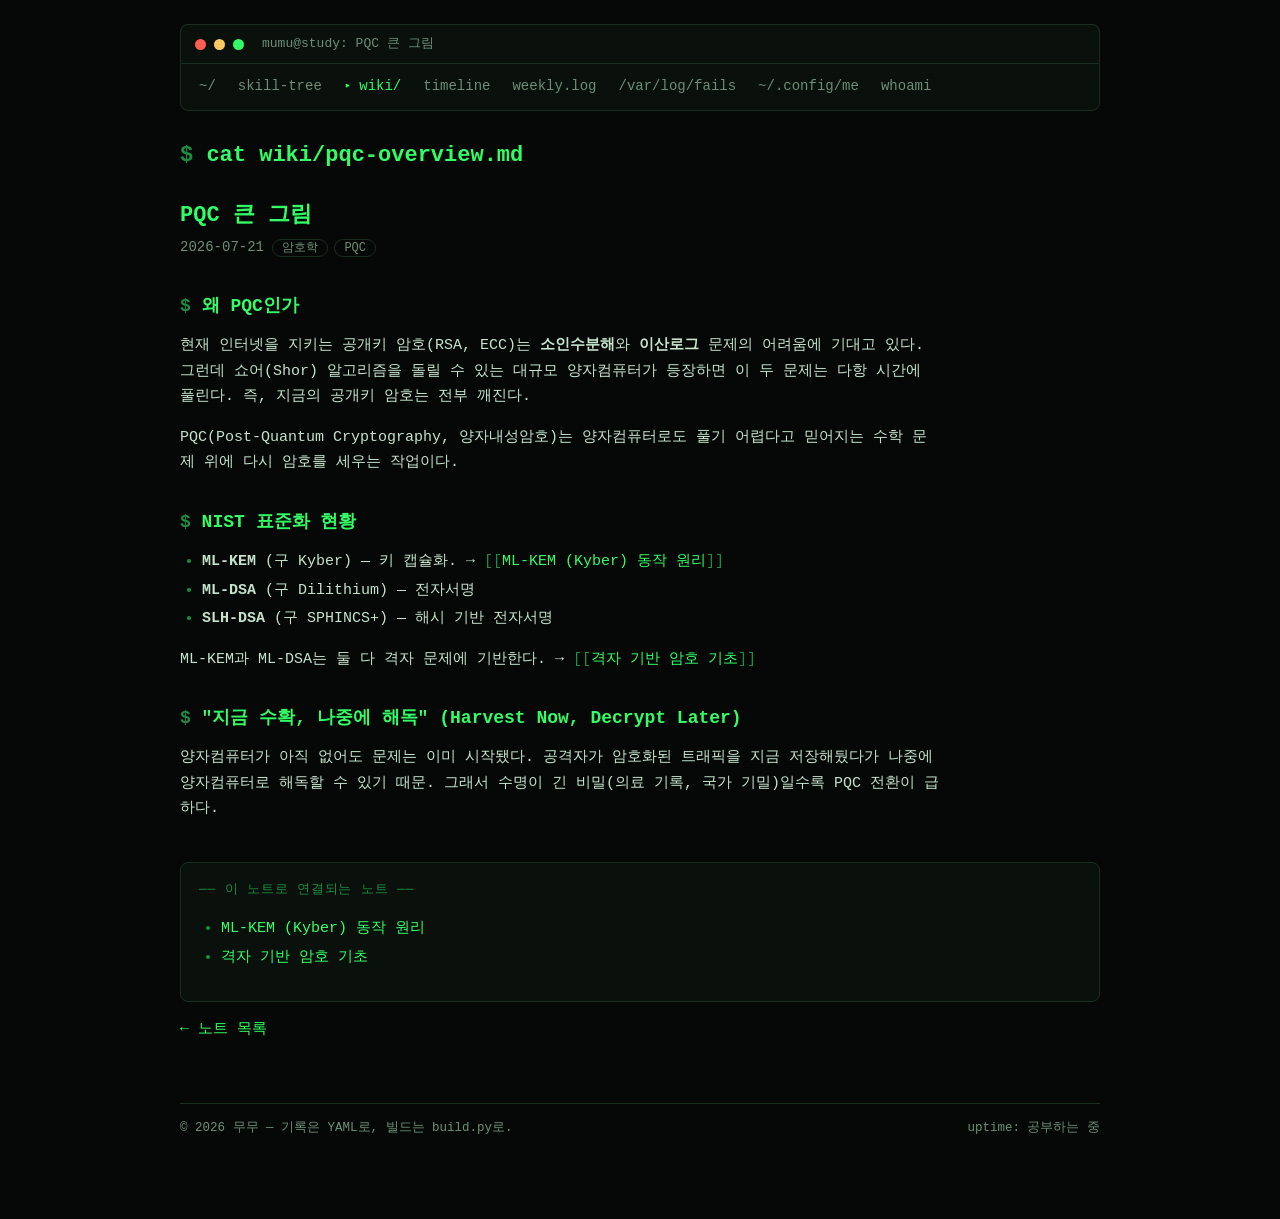
<file: docs/wiki/pqc-overview.html>
<!DOCTYPE html>
<html lang="ko">
<head>
<meta charset="utf-8">
<meta name="viewport" content="width=device-width, initial-scale=1">
<title>PQC 큰 그림 — 무무 study log</title>
<link rel="stylesheet" href="../assets/style.css?v=842d469a">
</head>
<body>

<div class="wrap">
<div class="titlebar">
  <span class="dot dot-r"></span><span class="dot dot-y"></span><span class="dot dot-g"></span>
  <span class="session">mumu@study: PQC 큰 그림</span>
</div>
<nav class="mainnav">
<a href="../index.html">~/</a>
<a href="../skills.html">skill-tree</a>
<a href="../wiki/index.html" class="active">wiki/</a>
<a href="../timeline.html">timeline</a>
<a href="../logs.html">weekly.log</a>
<a href="../fails.html">/var/log/fails</a>
<a href="../me.html">~/.config/me</a>
<a href="../about.html">whoami</a>
</nav>
<h1 class="prompt">cat wiki/pqc-overview.md</h1>
<h1>PQC 큰 그림</h1>
<p class="subtitle">2026-07-21 <span class="tagchip">암호학</span><span class="tagchip">PQC</span></p>
<div class="wiki-body"><h2 id="왜-pqc인가">왜 PQC인가</h2>
<p>현재 인터넷을 지키는 공개키 암호(RSA, ECC)는 <strong>소인수분해</strong>와 <strong>이산로그</strong> 문제의 어려움에 기대고 있다. 그런데 쇼어(Shor) 알고리즘을 돌릴 수 있는 대규모 양자컴퓨터가 등장하면 이 두 문제는 다항 시간에 풀린다. 즉, 지금의 공개키 암호는 전부 깨진다.</p>
<p>PQC(Post-Quantum Cryptography, 양자내성암호)는 양자컴퓨터로도 풀기 어렵다고 믿어지는 수학 문제 위에 다시 암호를 세우는 작업이다.</p>
<h2 id="nist-표준화-현황">NIST 표준화 현황</h2>
<ul>
<li><strong>ML-KEM</strong> (구 Kyber) — 키 캡슐화. → <a class="wikilink" href="kyber.html">ML-KEM (Kyber) 동작 원리</a></li>
<li><strong>ML-DSA</strong> (구 Dilithium) — 전자서명</li>
<li><strong>SLH-DSA</strong> (구 SPHINCS+) — 해시 기반 전자서명</li>
</ul>
<p>ML-KEM과 ML-DSA는 둘 다 격자 문제에 기반한다. → <a class="wikilink" href="lattice-basics.html">격자 기반 암호 기초</a></p>
<h2 id="지금-수확-나중에-해독-harvest-now-decrypt-later">"지금 수확, 나중에 해독" (Harvest Now, Decrypt Later)</h2>
<p>양자컴퓨터가 아직 없어도 문제는 이미 시작됐다. 공격자가 암호화된 트래픽을 지금 저장해뒀다가 나중에 양자컴퓨터로 해독할 수 있기 때문. 그래서 수명이 긴 비밀(의료 기록, 국가 기밀)일수록 PQC 전환이 급하다.</p></div>
<div class="backlinks panel"><p class="panel-title">이 노트로 연결되는 노트</p><ul><li><a href="kyber.html">ML-KEM (Kyber) 동작 원리</a></li><li><a href="lattice-basics.html">격자 기반 암호 기초</a></li></ul></div>
<p><a href="index.html">← 노트 목록</a></p>
<footer>
  <span>© 2026 무무 — 기록은 YAML로, 빌드는 build.py로.</span>
  <span>uptime: 공부하는 중</span>
</footer>
</div>
<!-- 뭔가 숨겨져 있습니다. 메인 화면의 터미널에서 ls -la -->
<script src="../assets/main.js?v=842d469a"></script>
</body>
</html>
</file>
<file: docs/assets/style.css>
/* ===== mumu-os terminal theme ===== */
:root {
  --green: #33ff66;
  --green-dim: #1d8f42;
  --green-faint: #0e3d20;
  --bg: #050807;
  --bg-panel: #0a100c;
  --bg-panel2: #0d1710;
  --fg: #c8e6cf;
  --fg-dim: #6f8f78;
  --amber: #ffcc66;
  --red: #ff5f56;
  --border: #1a2e20;
  --mono: "SF Mono", "JetBrains Mono", "D2Coding", "Menlo", "Consolas", monospace;
}

* { box-sizing: border-box; }

html { background: var(--bg); }

body {
  margin: 0;
  font-family: var(--mono);
  background: var(--bg);
  color: var(--fg);
  font-size: 15px;
  line-height: 1.7;
  min-height: 100vh;
}

/* subtle CRT scanlines — decorative only, must not hurt readability */
body::after {
  content: "";
  position: fixed;
  inset: 0;
  pointer-events: none;
  background: repeating-linear-gradient(
    0deg, rgba(0,0,0,0.10) 0px, rgba(0,0,0,0.10) 1px,
    transparent 1px, transparent 3px);
  z-index: 9999;
  opacity: .35;
}

pre, code, kbd, input, textarea, button { font-family: var(--mono); }

a { color: var(--green); text-decoration: none; }
a:hover { background: var(--green); color: #000; }

.wrap { max-width: 960px; margin: 0 auto; padding: 24px 20px 80px; }

/* ===== top bar ===== */
.titlebar {
  display: flex; align-items: center; gap: 8px;
  border: 1px solid var(--border);
  border-bottom: none;
  background: var(--bg-panel);
  padding: 8px 14px;
  border-radius: 8px 8px 0 0;
  font-size: 13px; color: var(--fg-dim);
}
.titlebar .dot { width: 11px; height: 11px; border-radius: 50%; display: inline-block; }
.dot-r { background: var(--red); } .dot-y { background: var(--amber); } .dot-g { background: var(--green); }
.titlebar .session { margin-left: 10px; }

nav.mainnav {
  border: 1px solid var(--border);
  background: var(--bg-panel);
  padding: 10px 14px;
  border-radius: 0 0 8px 8px;
  margin-bottom: 28px;
  display: flex; flex-wrap: wrap; gap: 4px 14px;
  font-size: 14px;
}
nav.mainnav a { color: var(--fg-dim); padding: 1px 4px; }
nav.mainnav a:hover { color: #000; background: var(--green); }
nav.mainnav a.active { color: var(--green); }
nav.mainnav a.active::before { content: "▸ "; }

/* ===== headings & prompt ===== */
h1, h2, h3 { color: var(--green); font-weight: 600; line-height: 1.35; }
h1 { font-size: 22px; margin: 30px 0 12px; }
h2 { font-size: 18px; margin: 34px 0 10px; }
h3 { font-size: 15.5px; margin: 24px 0 8px; color: var(--fg); }
h2::before, h1.prompt::before { content: "$ "; color: var(--green-dim); }

.subtitle { color: var(--fg-dim); margin-top: -6px; font-size: 14px; }

/* ===== panels ===== */
.panel {
  border: 1px solid var(--border);
  background: var(--bg-panel);
  border-radius: 8px;
  padding: 16px 18px;
  margin: 14px 0;
}
.panel .panel-title {
  color: var(--green-dim); font-size: 13px; letter-spacing: .06em;
  margin: 0 0 10px; text-transform: lowercase;
}
.panel .panel-title::before { content: "── "; }
.panel .panel-title::after { content: " ──"; }

.grid2 { display: grid; grid-template-columns: 1fr 1fr; gap: 14px; }
@media (max-width: 720px) { .grid2 { grid-template-columns: 1fr; } }

/* ===== ascii logo & mascot ===== */
pre.ascii {
  color: var(--green);
  text-shadow: 0 0 8px rgba(51,255,102,.45);
  font-family: "Menlo", "Consolas", "Courier New", monospace;
  line-height: 1.25;
  font-size: 15px;
  margin: 6px 0;
  overflow-x: auto;
}
pre.ascii.mascot { color: var(--fg); text-shadow: none; }
pre.ascii.mascot .leaf { color: var(--green); }

/* ===== stats row ===== */
.stats { display: flex; flex-wrap: wrap; gap: 12px; margin: 18px 0; }
.stat {
  flex: 1 1 120px;
  border: 1px solid var(--border);
  background: var(--bg-panel);
  border-radius: 8px; padding: 12px 14px;
}
.stat .num { font-size: 24px; color: var(--green); }
.stat .lab { font-size: 12.5px; color: var(--fg-dim); }

/* ===== heatmap ===== */
.heatmap { display: flex; gap: 4px; flex-wrap: wrap; align-items: flex-end; }
.hm-cell {
  width: 18px; height: 18px; border-radius: 3px;
  background: var(--green-faint);
  border: 1px solid var(--border);
  position: relative;
}
.hm-cell[data-lv="0"] { background: #0b120d; }
.hm-cell[data-lv="1"] { background: var(--green-faint); }
.hm-cell[data-lv="2"] { background: var(--green-dim); }
.hm-cell[data-lv="3"] { background: var(--green); box-shadow: 0 0 6px rgba(51,255,102,.5); }
.hm-cell:hover::after {
  content: attr(data-tip);
  position: absolute; bottom: 24px; left: 50%; transform: translateX(-50%);
  background: #000; color: var(--fg); border: 1px solid var(--border);
  padding: 3px 8px; font-size: 12px; white-space: nowrap; border-radius: 4px;
  z-index: 10;
}
.hm-legend { font-size: 12px; color: var(--fg-dim); margin-top: 6px; }

/* ===== lists / logs ===== */
ul { padding-left: 22px; }
li { margin: 3px 0; }
li::marker { color: var(--green-dim); }

.loglist { list-style: none; padding: 0; }
.loglist li { margin: 6px 0; }
.loglist .date { color: var(--fg-dim); margin-right: 10px; font-size: 13px; }

/* weekly log entry */
.week-entry { margin: 22px 0; }
.week-entry h3 { color: var(--green); }
.week-entry h3::before { content: "▣ "; color: var(--green-dim); }
.week-meta { color: var(--fg-dim); font-size: 13px; margin-bottom: 6px; }
.week-entry h4 { margin: 10px 0 2px; font-size: 13.5px; color: var(--fg-dim); font-weight: 400; }
.week-entry h4::before { content: "» "; }

/* ===== fails: log viewer ===== */
.faillog { border: 1px solid var(--border); background: #070b08; border-radius: 8px; padding: 6px 0; }
.faillog details { border-bottom: 1px dashed var(--border); padding: 8px 16px; }
.faillog details:last-child { border-bottom: none; }
.faillog summary { cursor: pointer; list-style: none; }
.faillog summary::-webkit-details-marker { display: none; }
.faillog summary .lv { color: var(--red); }
.faillog summary .ts { color: var(--fg-dim); }
.faillog summary:hover { color: var(--green); }
.faillog .body { margin: 8px 0 4px 12px; border-left: 2px solid var(--border); padding-left: 14px; }
.faillog .body b { color: var(--amber); font-weight: 400; }

/* ===== timeline ===== */
.timeline { list-style: none; padding: 0; margin: 20px 0; position: relative; }
.timeline::before {
  content: ""; position: absolute; left: 7px; top: 4px; bottom: 4px;
  width: 2px; background: var(--border);
}
.timeline li { padding: 0 0 22px 30px; position: relative; }
.timeline li::before {
  content: ""; position: absolute; left: 1px; top: 6px;
  width: 10px; height: 10px; border-radius: 50%;
  background: var(--bg); border: 2px solid var(--green-dim);
}
.timeline li.t-active::before { background: var(--green); border-color: var(--green); box-shadow: 0 0 8px rgba(51,255,102,.6); }
.timeline .t-date { color: var(--fg-dim); font-size: 13px; }
.timeline .t-tag { font-size: 12px; border: 1px solid var(--border); border-radius: 4px; padding: 0 6px; color: var(--fg-dim); margin-left: 8px; }
.timeline .t-title { color: var(--fg); }
.timeline .t-desc { color: var(--fg-dim); font-size: 13.5px; margin-top: 2px; }

/* ===== skill tree ===== */
.skilltree-svg { width: 100%; overflow-x: auto; }
.skilltree-svg svg { display: block; margin: 0 auto 18px; }
.skilltree-svg svg:last-child { margin-bottom: 0; }
.sk-node rect { fill: var(--bg-panel2); stroke: var(--border); rx: 6px; }
.sk-node text { fill: var(--fg-dim); font-family: var(--mono); font-size: 12.5px; }
.sk-node.done rect { fill: var(--green-faint); stroke: var(--green-dim); }
.sk-node.done text { fill: var(--green); }
.sk-node.learning rect { stroke: var(--green); animation: pulse 2s infinite; }
.sk-node.learning text { fill: var(--fg); }
.sk-node.locked rect { stroke-dasharray: 4 3; }
.sk-node.locked text { fill: var(--fg-dim); }
.sk-node a:hover rect { fill: var(--green-dim); }
.sk-edge { stroke: var(--border); stroke-width: 1.5; }
.sk-branch-label { fill: var(--green-dim); font-size: 13px; letter-spacing: .08em; }
@keyframes pulse {
  0%, 100% { stroke-opacity: 1; }
  50% { stroke-opacity: .35; }
}
.sk-progress { margin: 4px 0; font-size: 13.5px; }
.sk-progress .bar { color: var(--green); }
.sk-progress .bar-empty { color: #26382c; }

.sk-topics { margin: 0 0 16px; }
.sk-topics:last-child { margin-bottom: 0; }
.sk-topics-head { color: var(--fg); font-size: 14px; margin-bottom: 6px; }
.sk-topics .tagchip { display: inline-block; margin: 0 6px 6px 0; }

/* ===== wiki ===== */
.wiki-body { max-width: 760px; }
.wiki-body code, .me-conf code {
  background: var(--bg-panel2); border: 1px solid var(--border);
  border-radius: 4px; padding: 1px 5px; font-size: 13.5px;
}
.wiki-body pre { background: var(--bg-panel2); border: 1px solid var(--border); border-radius: 8px; padding: 12px 14px; overflow-x: auto; }
.wiki-body pre code { background: none; border: none; padding: 0; }
.wiki-body table { border-collapse: collapse; margin: 14px 0; }
.wiki-body th, .wiki-body td { border: 1px solid var(--border); padding: 6px 12px; font-size: 14px; }
.wiki-body th { color: var(--green); background: var(--bg-panel); }
.wiki-body blockquote { border-left: 3px solid var(--green-dim); margin: 12px 0; padding: 2px 16px; color: var(--fg-dim); }
a.wikilink::before { content: "[["; color: var(--green-dim); }
a.wikilink::after { content: "]]"; color: var(--green-dim); }
.backlinks { margin-top: 40px; }
.tagchip { font-size: 12px; border: 1px solid var(--border); border-radius: 10px; padding: 1px 9px; color: var(--fg-dim); margin-right: 6px; }

/* ===== me.html dotfiles ===== */
.me-conf {
  border: 1px solid var(--border); background: #070b08;
  border-radius: 8px; margin: 16px 0; overflow: hidden;
}
.me-conf .filehead {
  background: var(--bg-panel); padding: 6px 14px; font-size: 13px;
  color: var(--fg-dim); border-bottom: 1px solid var(--border);
}
.me-conf .filehead::before { content: "# ~/.config/me/"; color: var(--green-dim); }
.me-conf ul { list-style: none; margin: 10px 0; padding: 0 16px; }
.me-conf li::before { content: "─ "; color: var(--green-dim); }
.me-conf li.comment { color: var(--fg-dim); }
.me-conf li.comment::before { content: ""; }

/* ===== fake terminal ===== */
.term {
  border: 1px solid var(--green-dim);
  background: #030503;
  border-radius: 8px;
  padding: 12px 14px;
  margin: 20px 0;
  min-height: 120px;
  box-shadow: 0 0 22px rgba(51,255,102,.08) inset;
}
.term-out { white-space: pre-wrap; font-size: 14px; margin: 0; max-height: 300px; overflow-y: auto; }
.term-line { display: flex; align-items: baseline; gap: 6px; }
.term-line .ps1 { color: var(--green); white-space: nowrap; }
.term-input {
  flex: 1; background: none; border: none; outline: none;
  color: var(--fg); font-family: var(--mono); font-size: 14px; caret-color: var(--green);
}

/* ===== boot overlay ===== */
#boot {
  position: fixed; inset: 0; background: #000; z-index: 10000;
  padding: 40px; font-size: 14px; color: var(--green);
  cursor: pointer;
}
#boot pre { margin: 0; line-height: 1.8; }
#boot .skip { position: absolute; bottom: 20px; right: 24px; color: var(--fg-dim); font-size: 12.5px; }
.cursor::after { content: "█"; animation: blink 1s steps(1) infinite; }
@keyframes blink { 50% { opacity: 0; } }

/* ===== mascot dance (konami) ===== */
#mascot-dance {
  position: fixed; bottom: 10px; right: 16px; z-index: 10001;
  display: none;
}
#mascot-dance.on { display: block; animation: bounce .5s infinite alternate; }
@keyframes bounce { from { transform: translateY(0) rotate(-4deg); } to { transform: translateY(-16px) rotate(4deg); } }

/* ===== footer ===== */
footer {
  margin-top: 60px; border-top: 1px solid var(--border);
  padding-top: 14px; color: var(--fg-dim); font-size: 12.5px;
  display: flex; justify-content: space-between; flex-wrap: wrap; gap: 6px;
}

::selection { background: var(--green); color: #000; }
::-webkit-scrollbar { width: 10px; height: 10px; }
::-webkit-scrollbar-thumb { background: var(--border); border-radius: 5px; }
::-webkit-scrollbar-track { background: var(--bg); }

/* 옵시디언에서 넘어온 노트 요소 */
.wiki-body img {
  max-width: 100%;
  height: auto;
  border: 1px solid var(--border);
  border-radius: 6px;
  margin: 12px 0;
}
.wikilink-missing {
  color: var(--red);
  border-bottom: 1px dotted var(--red);
  opacity: .85;
}
.wiki-body h2, .wiki-body h3 { scroll-margin-top: 20px; }

/* ===== write console ===== */
.w-row { display: flex; flex-wrap: wrap; align-items: center; gap: 8px; margin: 10px 0; }
.w-label { color: var(--fg-dim); font-size: 13.5px; }
.w-label.dim, .w-help.dim { color: #55705d; }
.w-input {
  flex: 1 1 220px; min-width: 0;
  background: var(--bg-panel2); color: var(--fg);
  border: 1px solid var(--border); border-radius: 6px;
  padding: 8px 10px; font-size: 14px;
}
.w-input:focus { outline: none; border-color: var(--green-dim); }
.w-btn {
  background: var(--bg-panel2); color: var(--fg);
  border: 1px solid var(--border); border-radius: 6px;
  padding: 8px 14px; font-size: 13.5px; cursor: pointer;
}
.w-btn:hover { border-color: var(--green-dim); color: var(--green); }
.w-btn.primary { border-color: var(--green-dim); color: var(--green); }
.w-btn.primary:hover { background: var(--green); color: #000; }
.w-btn.danger:hover { border-color: var(--red); color: var(--red); }
.w-btn.ghost { color: var(--fg-dim); }
.w-btn:disabled { opacity: .5; cursor: default; }
.w-body {
  width: 100%; min-height: 380px; resize: vertical;
  background: #070b08; color: var(--fg);
  border: 1px solid var(--border); border-radius: 8px;
  padding: 14px; font-size: 14px; line-height: 1.7;
}
.w-body:focus { outline: none; border-color: var(--green-dim); }
.w-help { color: var(--fg-dim); font-size: 13px; line-height: 1.65; }
.w-help li { margin: 4px 0; }
.w-badge {
  font-size: 11.5px; border-radius: 10px; padding: 1px 9px;
  border: 1px solid var(--border); margin-left: 6px; text-transform: none;
}
.w-badge.ok { color: var(--green); border-color: var(--green-dim); }
.w-badge.warn { color: var(--amber); border-color: var(--amber); }
.w-status {
  margin-top: 14px; font-size: 13.5px; color: var(--fg-dim);
  border-left: 2px solid var(--border); padding-left: 12px;
}
.w-status.ok { color: var(--green); border-color: var(--green-dim); }
.w-status.err { color: var(--red); border-color: var(--red); }
</file>
